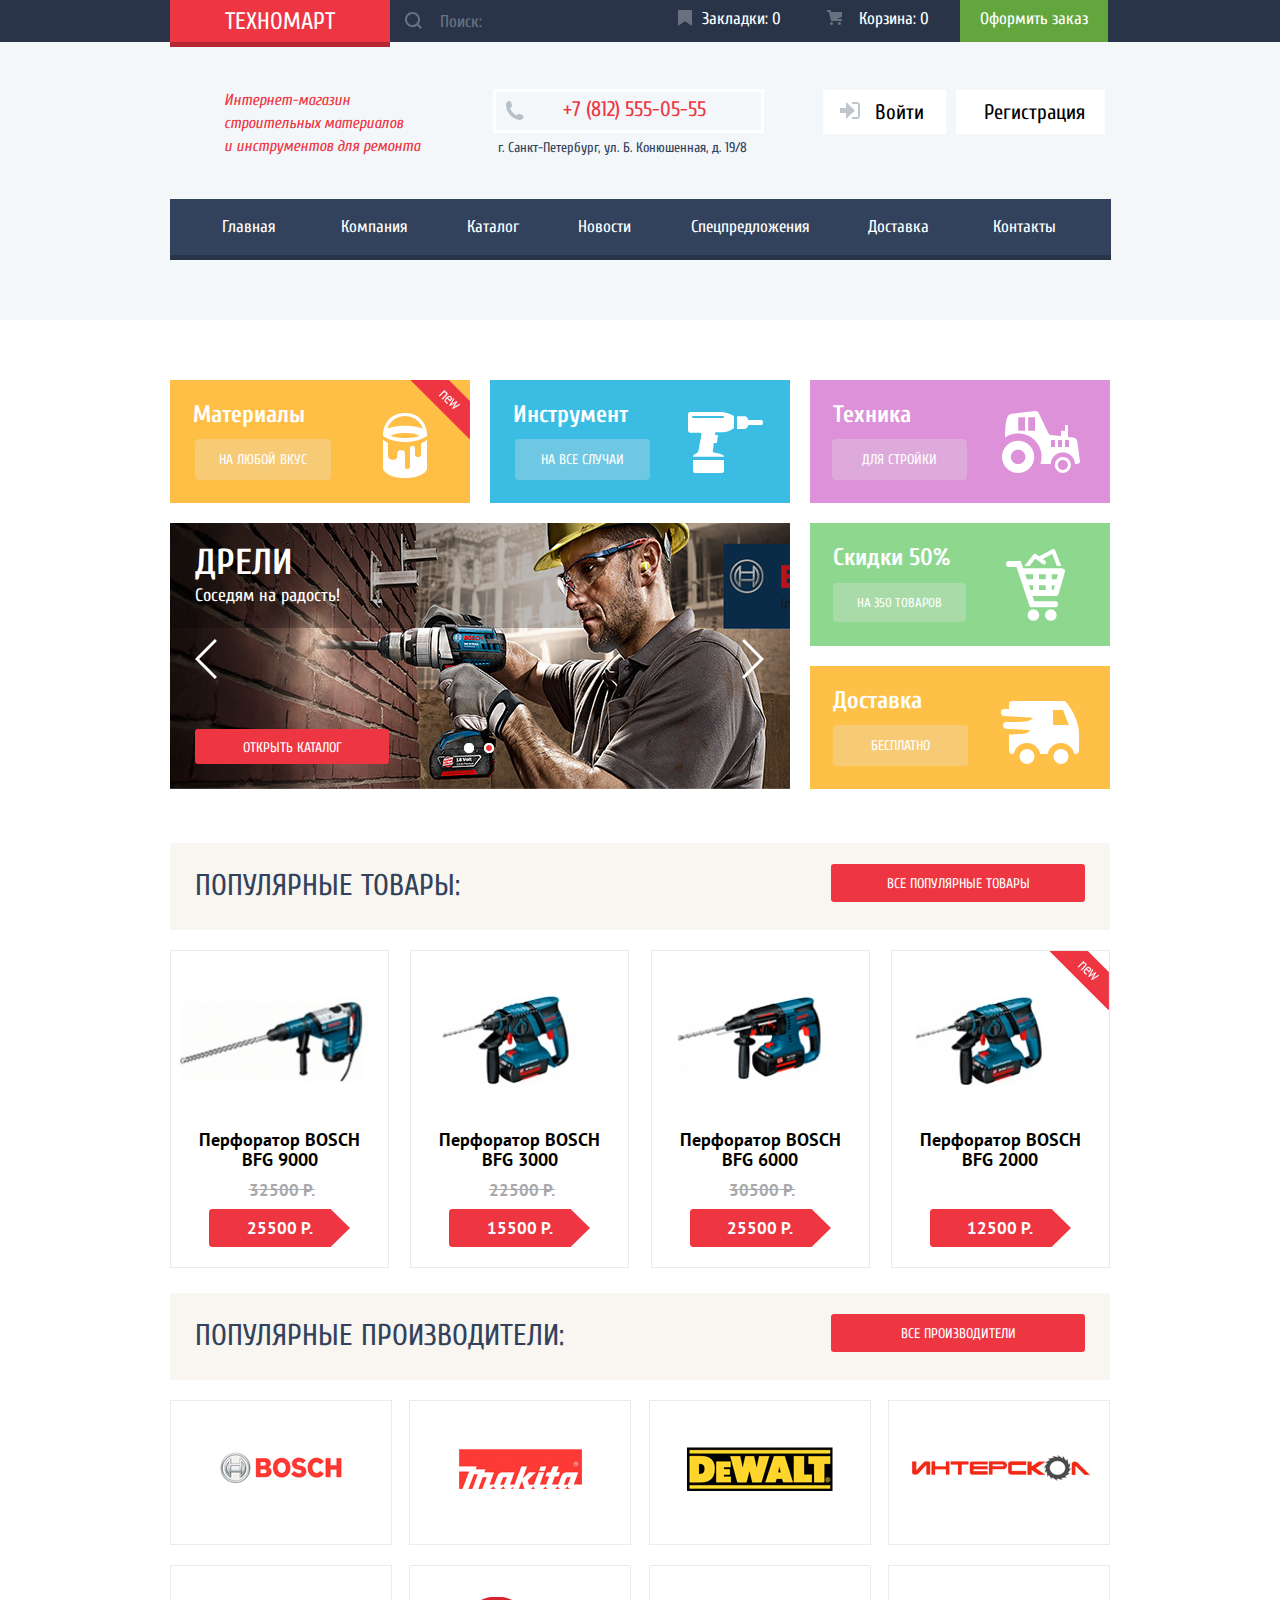
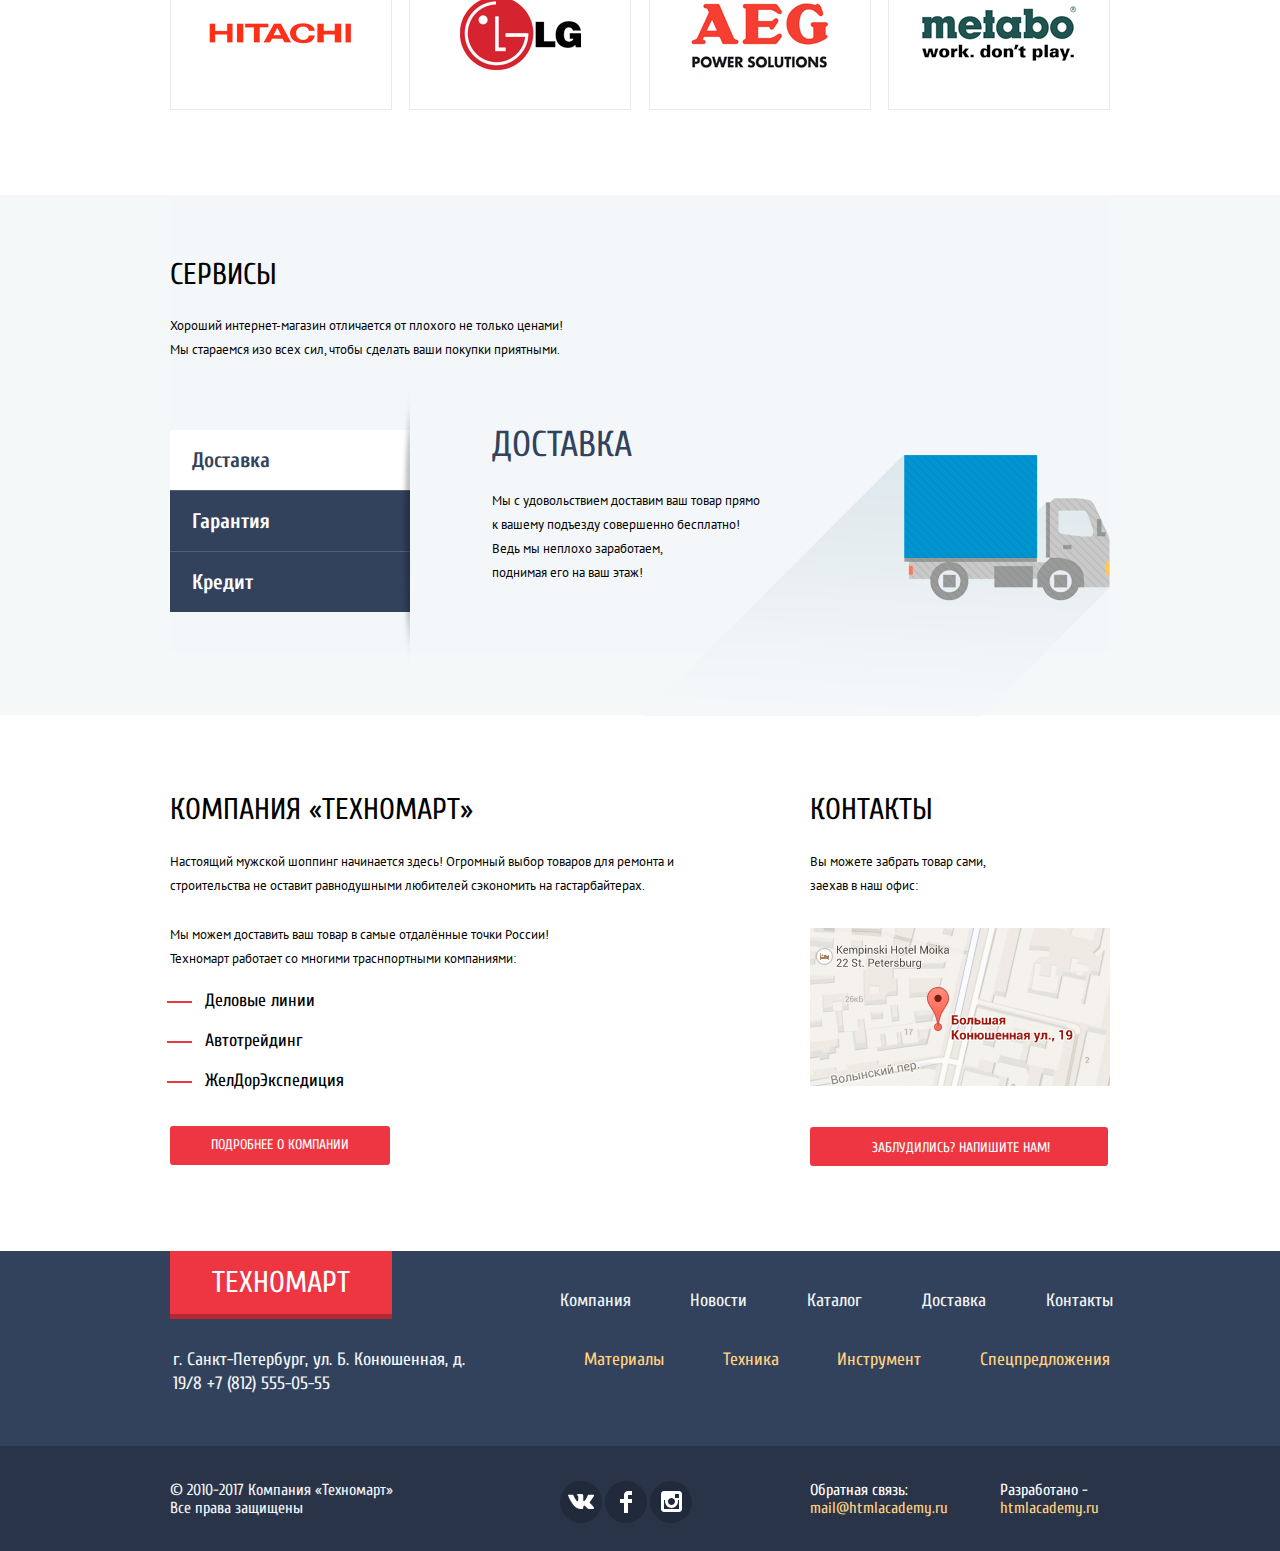
<file: index.html>
<!DOCTYPE html>
<html lang="ru">
    <head>
        <meta charset="utf-8">
        <title>Техномарт</title>
        <link href="https://fonts.googleapis.com/css?family=Cuprum:400,400i,700&amp;subset=cyrillic" rel="stylesheet">
        <link href="https://fonts.googleapis.com/css?family=PT+Sans:400,700&amp;subset=cyrillic" rel="stylesheet">
        <link href="css/normalize.css" rel="stylesheet">
        <link href="css/style.min.css" rel="stylesheet">
    </head> 
    <body>
        <div class="header-wrapper">
            <header class="main-header">
                <div class="wrapper-user">
                    <section class="header-user container">
                        <a href="#" class="main-logo ">
                            Техномарт
                        </a>
                        <form class="main-search control" method="post" action="https://echo.htmlacademy.ru">
                            <label for="main-search" class="visually-hidden">Поиск</label>
                            <input type="text" id="main-search" name="main-search" class="input-search" placeholder="Поиск:">
                        </form>
                        <a href="#" class="main-header-marker control" title="Закладки:">
                            Закладки: 0
                        </a>
                        <a href="#" class="main-header-sale control" title="Корзина:"> 
                            Корзина: 0
                        </a>
                        <a class="header-order-button control" href="#" title="Оформить заказ">
                            <span class="order">Оформить заказ</span>
                        </a>
                    </section>
                </div>
                <div class="wrapper-contacts">
                    <section class="header-contacts">
                        <p class="header-info">Интернет-магазин строительных материалов и&#160;инструментов для ремонта</p>
                        <div class="adress-wrap">
                            <p class="tel">+7 (812) 555-05-55</p>
                            <p class="header-adress">г. Санкт-Петербург, ул. Б. Конюшенная, д. 19/8</p>
                        </div>
                        <div class="wrapper-user-nav">
                            <ul class="user-navigation">
                                <li class="login-link"><a href="#" title="Войти" class="header-login">Войти</a></li>
                                <li class="registration-link"><a href="#" title="Регистрация" class="header-registration">Регистрация</a></li>
                            </ul>
                        </div>
                    </section>
                </div>
                <nav class="main-navigation">
                    <ul class="site-navigation">
                        <li class="site-nav-item"><a>Главная</a></li>
                        <li class="site-nav-item"><a href="#" title="Наша компания">Компания</a></li>
                        <li class="site-nav-item"><a href="#" title="Каталог товаров">Каталог</a></li>
                        <li class="site-nav-item"><a href="#" title="Новости">Новости</a></li>
                        <li class="site-nav-item"><a href="#" title="Наши спецпредложения">Спецпредложения</a></li>
                        <li class="site-nav-item"><a href="#" title="Доставка">Доставка</a></li>
                        <li class="site-nav-item"><a href="#" title="Наши контакты">Контакты</a></li>
                    </ul>
                </nav>
            </header>
        </div>
        <main>
           <h1 class="visually-hidden">Техномарт</h1>
           <section class="features-top container">
                <h2 class="visually-hidden">Преимущества</h2>
                <ul class="features-list">
                    <li class="features-item label-new materials">
                        <h3>Материалы</h3>
                        <a href="catalog-materials.html" title="Материалы" class="button features-button features-button-materials">На любой вкус</a>
                    </li>
                    <li class="features-item instruments">
                        <h3>Инструмент</h3>
                        <a href="catalog-instruments.html" title="Инструмент" class="button features-button features-button-instruments">На все случаи</a>
                    </li>
                    <li class="features-item mechanizm">
                        <h3>Техника</h3>
                        <a href="catalog-mechanizm.html" title="Техника" class="button features-button features-button-mechanizm">Для стройки</a>
                    </li>
                </ul>
            </section>
            <div class="features-bottom container">
                <figure class="catalog-gallery">
                    <div class="catalog-slide-1">
                        <span class="name-1">Перфораторы</span>
                        <span class="info-1">Настоящие мужские игрушки!</span>
                        <img src="img/catalog-perf.jpg" alt="Перфораторы" width="620" height="266" class="slide-1">
                        <a href="catalog.html" title="Каталог" class="button catalog-gallery-button">Открыть каталог</a>
                    </div>
                    <button type="button" class="gallery-control-forward" aria-label="Вперёд"></button>
                    <button type="button" class="gallery-control-backward" aria-label="Назад"></button>
                    <button type="button" class="gallery-slide-button-1 " aria-label="Перфораторы"></button>
                    <button type="button" class="gallery-slide-button-2 gallery-slide-select-2" aria-label="Дрели"></button>
                    <div class="catalog-slide-2 show">
                        <span class="name-2">Дрели</span>
                        <span class="info-2">Соседям на радость!</span>
                        <img src="img/catalog-drill.jpg" alt="Дрели" width="620" height="266" class="slide-2">
                        <a href="catalog.html" title="Каталог" class="button catalog-gallery-button">Открыть каталог</a>
                    </div>
                </figure>
                <div class="features-flex-wrap">
                    <div class="features-item features-credit sales">
                        <h3>Скидки 50%</h3>
                        <a href="#" title="Скидки" class="bitton features-button features-button-sales">На 350 товаров</a>
                    </div>
                    <div class="features-item features-delivery delivery">
                        <h3>Доставка</h3>
                        <a href="#" title="Доставка" class="button features-button features-button-delivery">Бесплатно</a>
                    </div>
                </div>
            </div>
            <section class="products container">
                <header class="popular-header">
                    <h2>Популярные товары:</h2>
                    <a href="catalog.html" title="Каталог" class="button popular-button">Все популярные товары</a>
                </header>
                <div class="catalog-shadow">
                    <ul class="products-catalog">
                        <li class="products-item">
                            <div class="hidden-active">
                                <button type="button" class="button hidden-button-buy">Купить</button>
                                <button type="button" class="button hidden-button-marker">В закладки</button>
                            </div>
                            <img src="img/product-1.jpg" alt="BOSCH BFG 9000" class="price-item" width="205" height="90">
                            <span class="product-name">Перфоратор BOSCH BFG 9000</span>
                            <span class="price-del"><del>32500 Р.</del></span>
                            <span class="price">25500 Р.</span>
                        </li>
                        <li class="products-item">
                            <div class="hidden-active">
                                <button type="button" class="button hidden-button-buy">Купить</button>
                                <button type="button" class="button hidden-button-marker">В закладки</button>
                            </div>
                            <img src="img/product-2.jpg" alt="BOSCH BFG 3000" class="price-item" width="205" height="90">
                            <span class="product-name">Перфоратор BOSCH BFG 3000</span>
                            <span class="price-del"><del>22500 Р.</del></span>
                            <span class="price">15500 Р.</span>
                        </li>
                        <li class="products-item">
                            <div class="hidden-active">
                                <button type="button" class="button hidden-button-buy">Купить</button>
                                <button type="button" class="button hidden-button-marker">В закладки</button>
                            </div>
                            <img src="img/product-3.jpg" alt="BOSCH BFG 6000" class="price-item" width="205" height="90">
                            <span class="product-name">Перфоратор BOSCH BFG 6000</span>
                            <span class="price-del"><del>30500 Р.</del></span>
                            <span class="price">25500 Р.</span>
                        </li>
                        <li class="products-item new-label">
                            <div class="hidden-active">
                                <button type="button" class="button hidden-button-buy">Купить</button>
                                <button type="button" class="button hidden-button-marker">В закладки</button>
                            </div>
                            <img src="img/product-4.jpg" alt="BOSCH BFG 2000" class="price-item" width="205" height="90">
                            <span class="product-name">Перфоратор BOSCH BFG 2000</span>
                            <span class="price">12500 Р.</span>
                        </li>
                    </ul>
                </div>
            </section>
            <section class="manufacturers container">
                <h2 class="visually-hidden">Производители</h2>
                <header class="popular-header">
                    <h2>Популярные производители:</h2>
                    <a href="manufacturers.html" title="Все производители" class="button popular-button">Все производители</a>
                </header>
                <ul class="manufacturers-catalog">
                    <li class="manufacturers-item">
                        <a href="manufacturers.html" title="BOSCH"><img src="img/man-1.jpg" alt="BOSCH" width="126" height="37"></a>
                    </li>
                    <li class="manufacturers-item">
                        <a href="manufacturers.html" title="Makita"><img src="img/man-2.jpg" alt="Makita" width="123" height="40"></a>
                    </li>
                    <li class="manufacturers-item">
                        <a href="manufacturers.html" title="DeWalt"><img src="img/man-3.jpg" alt="DeWalt" width="146" height="44"></a>
                    </li>
                    <li class="manufacturers-item">
                        <a href="manufacturers.html" title="Интерскол"><img src="img/man-4.jpg" alt="Интерскол" width="184" height="32"></a>
                    </li>
                    <li class="manufacturers-item">
                        <a href="manufacturers.html" title="Hitachi"><img src="img/man-5.jpg" alt="Hitachi" width="169" height="31"></a>
                    </li>
                    <li class="manufacturers-item">
                        <a href="manufacturers.html" title="LG"><img src="img/man-6.jpg" alt="LG" width="121" height="73"></a>
                    </li>
                    <li class="manufacturers-item">
                        <a href="manufacturers.html" title="AEG"><img src="img/man-7.jpg" alt="AEG" width="151" height="96"></a>
                    </li>
                    <li class="manufacturers-item">
                        <a href="manufacturers.html" title="metabo"><img src="img/man-8.jpg" alt="metabo" width="204" height="69"></a>
                    </li>
                </ul>
            </section>
            <div class="services-wrapper">
                <section class="services container">
                    <h2 class="visually-hidden">Наши сервисы</h2>
                    <div class="services-top">
                        <h3>Сервисы</h3>
                        <p>Хороший интернет-магазин отличается от плохого не только ценами!<br> Мы стараемся изо всех сил, чтобы сделать ваши покупки приятными.</p>
                    </div>
                    <div class="services-wrap">
                    <div class="services-left">
                        <ul class="services-list">
                            <li class="services-item delivery-item services-item-active"><a href="#" title="Доставка">Доставка</a></li>
                            <li class="services-item guarantee-item border"><a href="#" title="Гарантия">Гарантия</a></li>
                            <li class="services-item credit-left border"><a href="#" title="Кредит">Кредит</a></li>
                        </ul>
                        <img src="img/shadow-services.png" width="10" height="272" class="shadow" alt="">
                    </div>
                    <div class="services-right-delivery show">
                        <h3 class="right-caption">Доставка</h3>
                        <p class="services-right-description">Мы с удовольствием доставим ваш товар прямо<br> к вашему подъезду совершенно бесплатно!<br> Ведь мы неплохо заработаем,<br> поднимая его на ваш этаж!</p>
                    </div>
                    <div class="services-right-guarantee">
                        <h3 class="right-caption">Гарантия</h3>
                        <p class="services-right-description">Если купленный у нас товар поломается или заискрит,<br> а также в случае пожара, спровоцированного его возгоранием,<br> вы всегда можете быть уверены в нашей гарантии. Мы обменяем<br> сгоревший товар на новый. <br> 
                        Дом уж восстановите как-нибудь сами.</p>
                    </div>
                    <div class="services-right-credit">
                        <h3 class="right-caption">Кредит</h3>
                        <p class="services-right-description">Залезть в долговую яму стало проще!<br>
                        Кредитные консультанты придут вам на помощь.</p>
                        <button type="button" class="button services-credit-button">Отправить заявку</button>
                    </div>
                    </div>
                </section>
            </div>
            <div class="info-wrap container">
                <section class="about">
                    <h2>Компания «Техномарт»</h2>
                    <p>Настоящий мужской шоппинг начинается здесь! Огромный выбор товаров для ремонта и строительства не оставит равнодушными любителей сэкономить на гастарбайтерах. </p>
                    <p>Мы можем доставить ваш товар в самые отдалённые точки России! Техномарт работает со многими траснпортными компаниями:</p>
                    <ul class="about-delivery">
                        <li class="about-delivery-item">Деловые линии</li>
                        <li class="about-delivery-item">Автотрейдинг</li>
                        <li class="about-delivery-item">ЖелДорЭкспедиция</li>
                    </ul>
                    <a href="about.html" title="О компании" class="button about-button">Подробнее о компании</a>
                </section>
                <section class="contacts">
                    <h2>Контакты</h2>
                    <p>Вы можете забрать товар сами, заехав в наш офис:</p>
                    <a href="modal-map.html" title="Карта">
                        <img src="img/map.png" alt="Как добраться? г.Санкт-Петербург, ул. Б.Конюшенная, д. 19/8" width="300" height="158" class="mini-map">
                    </a>
                    <a href="modal-map.html" title="Контакты" class="button contacts-button">Заблудились? Напишите нам!</a>
                </section>
            </div>
        </main>
        <footer class="main-footer">
            <div class="conditions-wrap">
                <section class="footer-conditions container">
                    <h2 class="visually-hidden">Навигация по сайту</h2>
                    <div>
                        <div class="footer-logo-wrap">
                            <a class="main-footer-logo">
                                Техномарт
                            </a>
                        </div>
                        <p class="footer-contacts">г. Санкт-Петербург, ул. Б. Конюшенная, д. 19/8 +7 (812) 555-05-55</p>
                    </div>
                    <div>
                        <ul class="footer-navigation">
                            <li><a href="#" title="Наша компания">Компания</a></li>
                            <li><a href="#" title="Новости">Новости</a></li>
                            <li><a href="#" title="Каталог товаров">Каталог</a></li>
                            <li><a href="#" title="Доставка">Доставка</a></li>
                            <li><a href="#" title="Наши контакты">Контакты</a></li>
                        </ul>
                        <ul class="footer-features">
                            <li><a href="catalog.html" title="Материалы">Материалы</a></li>
                            <li><a href="catalog.html" title="Техника">Техника</a></li>
                            <li><a href="catalog.html" title="Инструменты">Инструмент</a></li>
                            <li><a href="catalog.html" title="Наши спецпредложения">Спецпредложения</a></li>
                        </ul>
                    </div>
                </section>
            </div>
            <div class="social-wrap">
                <section class="footer-social container">
                    <h2 class="visually-hidden">Социальные сети</h2>
                    <p class="copyright">© 2010-2017 Компания «Техномарт» Все права защищены</p>
                    <ul>
                        <li class="social-button vk"><a href="#" title="Вконтакте" aria-label="Вконтакте"></a></li>
                        <li class="social-button fb"><a href="#" title="Facebook" aria-label="Facebook"></a></li>
                        <li class="social-button inst"><a href="#" title="Instagram" aria-label="Instagram"></a></li>
                    </ul>
                    <div class="connection-wrap">
                        <p class="connection">
                            Обратная связь:
                            <a href="mail@htmlacademy.ru" title="Написать нам">mail@htmlacademy.ru</a>
                        </p>
                        <p class="connection">
                            Разработано - 
                            <a href="https://htmlacademy.ru/intensive/htmlcss" title="htmlacademy.ru">htmlacademy.ru</a>
                        </p>
                    </div>
                </section>
            </div>
        </footer>   
        <section class="modal modal-map">
            <h2 class="visually-hidden">Как до нас добраться</h2>
            <a href="https://yandex.ru/map-widget/v1/-/CBe~zESm2D" title="ЯндексКарты">
                <img src="img/big-map.jpg" alt="Как до нас добраться? г.Санкт-Петербург, ул. Б.Конюшенная, д. 19/8" width="941" height="449" >
            </a>
            <button type="button" class="modal-map-close" aria-label="Закрыть"></button>    
        </section>  
        <section class="modal modal-contacts">
            <h2 class="visually-hidden">Написать нам</h2>
            <form class="modal-form contacts" method="post" action="https://echo.htmlacademy.ru">
                <div class="contacts-wrap">
                    <p>
                        <label for="contacts-name">Ваше имя:</label>
                        <input type="text" name="user-name" id="contacts-name"  placeholder="Представьтесь, пожалуйста">
                    </p>
                    <p>
                        <label for="contacts-email">Ваш e-mail:</label>
                        <input type="email" name="user-email" id="contacts-email" placeholder="Для отправки ответа">
                    </p>
                </div>
                <p>
                    <label for="contacts-letter">Текст письма:</label>
                    <textarea name="user-letter" id="contacts-letter" placeholder="В свободной форме" cols="60" rows="5"></textarea>
                </p>
                <button type="submit" class="button modal-button-sybmit">Отправить</button>
            </form>
            <button type="button" class="button modal-contacts-close" aria-label="Закрыть"></button>
        </section>
        <section class="modal modal-buy container">
            <h2 class="visually-hidden">Корзина</h2>
            <form class="modal-form ">
                <h3>Товар добавлен в корзину!</h3>
                <button type="button" class="button modal-button-buy">Оформить заказ</button>
                <button type="button" class="button modal-button-continue">Продолжить покупки</button> 
            </form>
            <button type="button" class="button modal-button-close" aria-label="Закрыть"></button>
        </section>
        <div class="modal-overlay"></div>
        <script src="js/script.min.js"></script>
    </body>
</html>
</file>
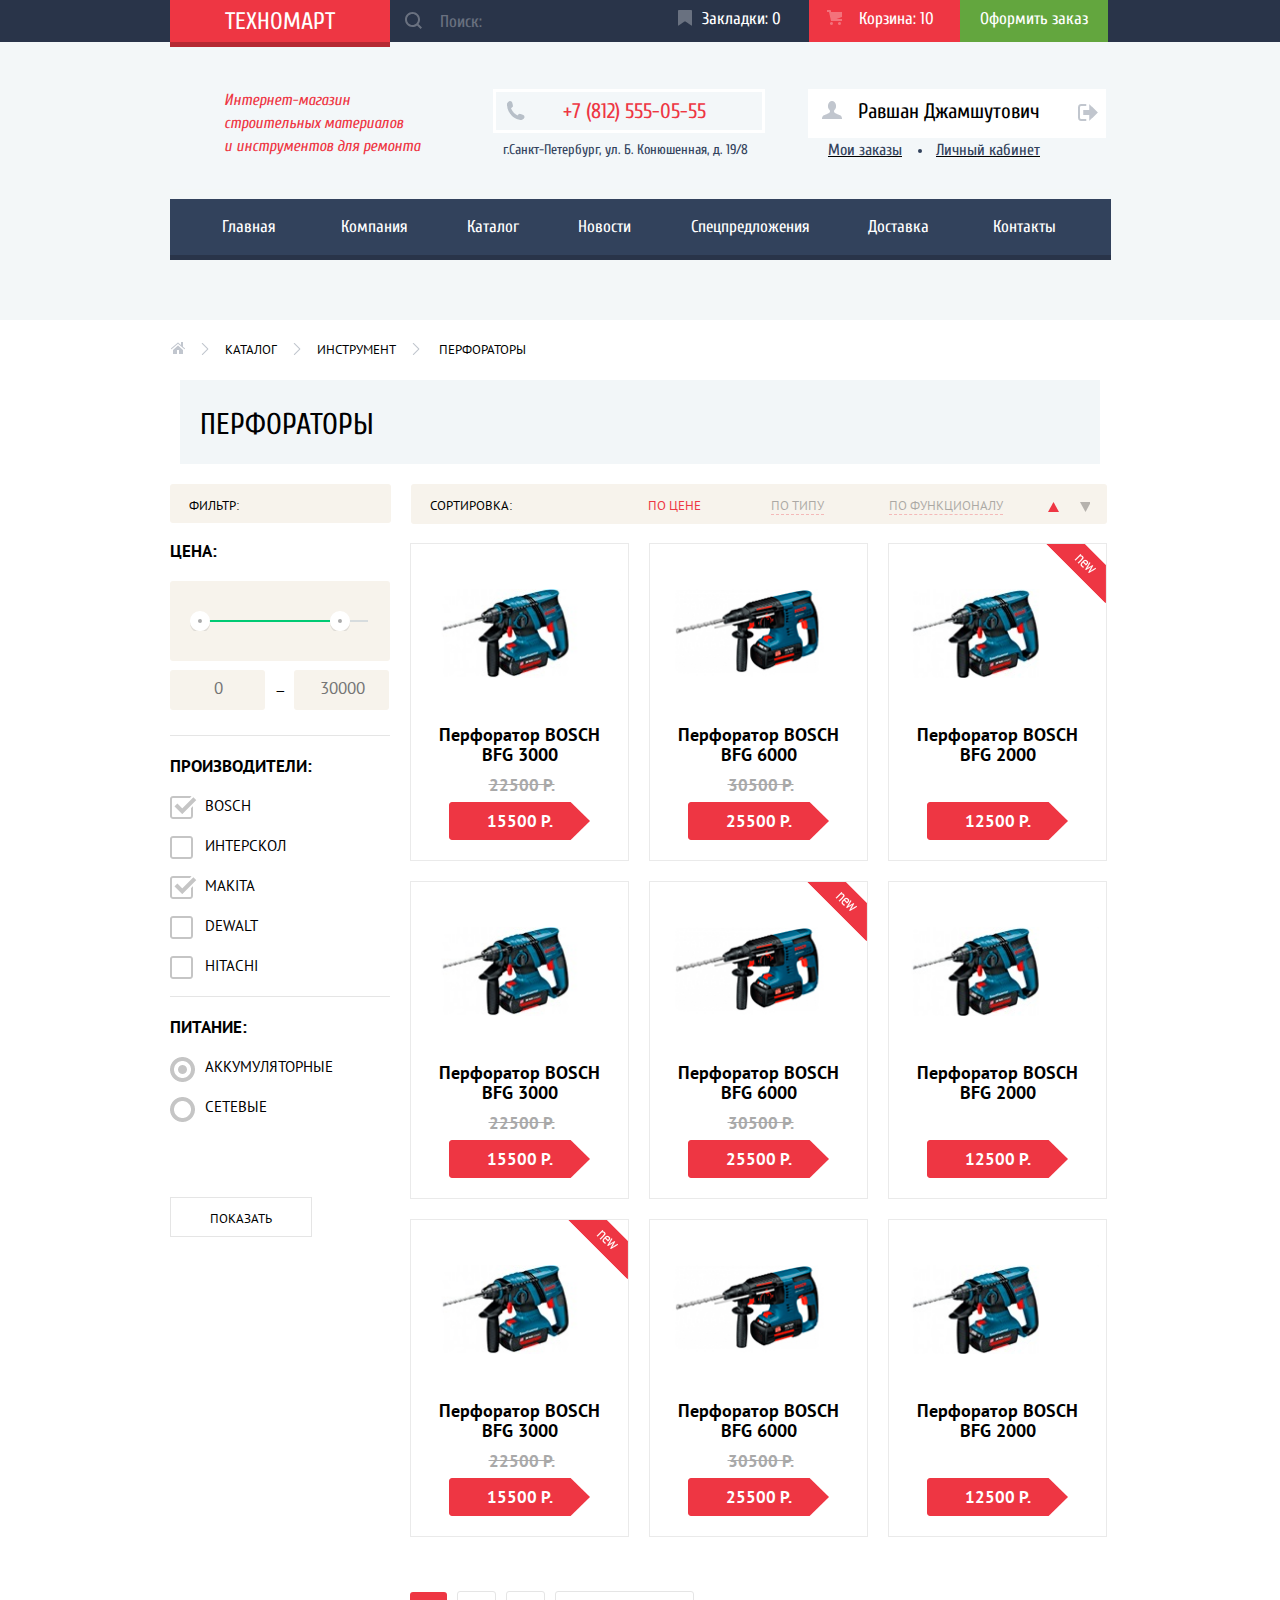
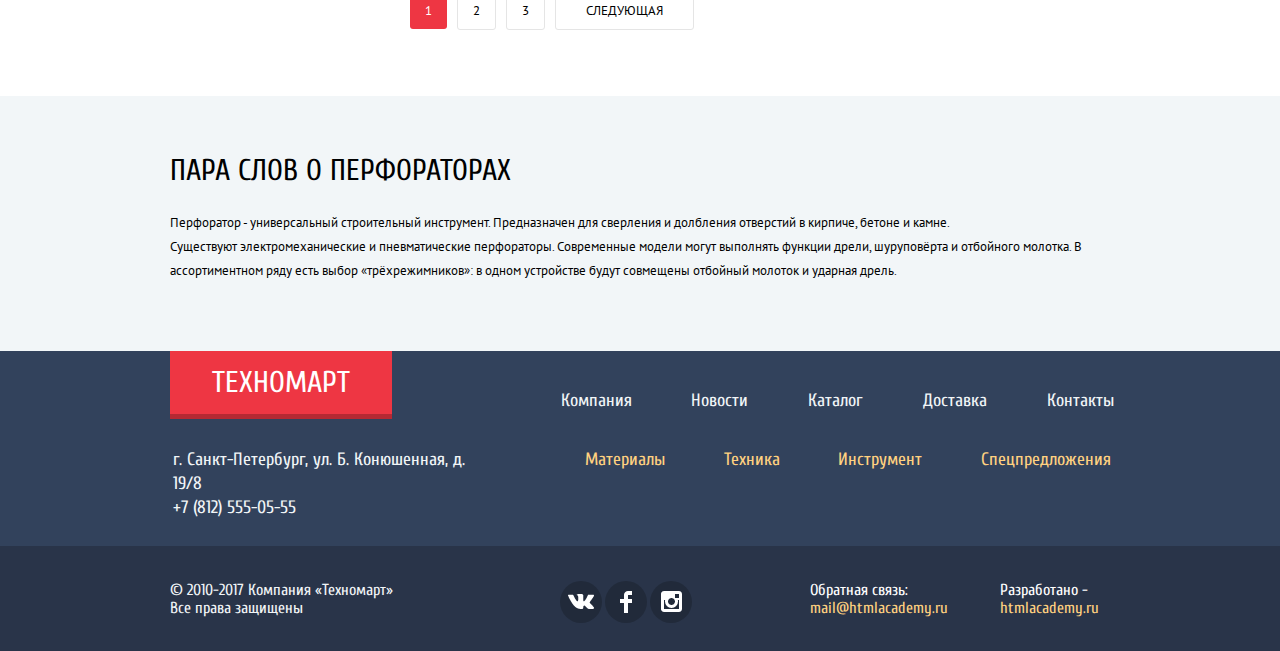
<file: catalog.html>
<!DOCTYPE html>
<html lang="ru">
    <head>
        <meta charset="utf-8">
        <title>Каталог товаров</title>
        <link href="https://fonts.googleapis.com/css?family=Cuprum:400,400i,700&amp;subset=cyrillic" rel="stylesheet">
        <link href="https://fonts.googleapis.com/css?family=PT+Sans:400,700&amp;subset=cyrillic" rel="stylesheet">
        <link href="css/normalize.css" rel="stylesheet">
        <link href="css/style.min.css" rel="stylesheet">
    </head>
    <body class="catalog-page">
        <div class="header-wrapper">
            <header class="main-header ">
                <div class="wrapper-user">
                    <section class="header-user container">
                        <a href="index.html" class="main-logo ">
                            Техномарт
                        </a>
                        <form class="main-search control" method="post" action="https://echo.htmlacademy.ru">
                            <label for="main-search" class="visually-hidden">Поиск</label>
                            <input type="text" id="main-search" name="main-search" class="input-search" placeholder="Поиск:">
                        </form>
                        <a href="#" class="main-header-marker control" title="Закладки:">
                            Закладки: 0
                        </a>
                        <a href="#" class="main-header-sale control full" title="Корзина:"> 
                            Корзина: 10
                        </a>
                        <a class="header-order-button control" href="#" title="Оформить заказ">
                            <span class="order">Оформить заказ</span>
                        </a>
                    </section>
                </div>
                <div class="wrapper-contacts">
                    <section class="header-contacts">
                        <p class="header-info">Интернет-магазин строительных материалов и&#160;инструментов для ремонта</p>
                        <div class="adress-wrap-inner">
                            <p class="inner-tel">+7 (812) 555-05-55</p>
                            <p class="inner-header-adress">г.Санкт-Петербург, ул. Б. Конюшенная, д. 19/8</p>
                        </div>
                        <div class="wrapper-user-nav">
                            <ul class="user-navigation-active">
                                <li class="login-link-active">
                                    <a href="#" title="Имя пользователя" class="header-login-active">Равшан Джамшутович</a>
                                    <a href="#" title="Выход" class="header-login-exit"></a>
                                </li>
                                <li class="my-orders"><a href="#" title="Мои заказы" class="header-orders">Мои заказы</a></li>
                                <li class="personal"><a href="#" title="Личный кабинет" class="header-personal">Личный кабинет</a></li>
                            </ul>
                        </div>
                    </section>
                </div>
                <nav class="main-navigation">
                    <ul class="site-navigation">
                        <li class="site-nav-item"><a>Главная</a></li>
                        <li class="site-nav-item"><a href="#" title="Наша компания">Компания</a></li>
                        <li class="site-nav-item"><a href="#" title="Каталог товаров">Каталог</a></li>
                        <li class="site-nav-item"><a href="#" title="Новости">Новости</a></li>
                        <li class="site-nav-item"><a href="#" title="Наши спецпредложения">Спецпредложения</a></li>
                        <li class="site-nav-item"><a href="#" title="Доставка">Доставка</a></li>
                        <li class="site-nav-item"><a href="#" title="Наши контакты">Контакты</a></li>
                    </ul>
                </nav>
            </header>
        </div>
        <main>
            <ul class="breadcrumbs container">
                <li class="bread-item bread-home " aria-label="На главную"><a href="index.html" title="Главная"><img src="img/icon-home.svg" width="15" height="12" alt="На главную"></a></li>
                <li class="bread-item"><a href="#" title="Каталог">Каталог</a></li>
                <li class="bread-item"><a href="#" title="Инструмент">Инструмент</a></li>
                <li class="bread-item"><a href="#" title="Перфораторы">Перфораторы</a></li>
            </ul>
            <div class="catalog-item-name container">
                <h1>Перфораторы</h1>
            </div>
            <div class="filter-wrap container">
                <p class="filter-block">Фильтр:</p>
                <div class="sort-section ">
                    <p>Сортировка:</p>
                    <ul class="sort">
                        <li class="sort-item">
                            <a href="#" class="button sort-button-active">По цене</a>
                        </li>
                        <li class="sort-item">
                            <a href="#" class="button sort-button">По типу</a>
                        </li>
                        <li class="sort-item">
                            <a href="#" class="button sort-button">По функционалу</a>
                        </li>
                        <li class="sort-item">
                            <a href="#" class="button sort-button sort-up-button" aria-label="По убыванию"></a>
                        </li>
                        <li class="sort-item">
                            <a href="#" class="button sort-button sort-down-button" aria-label="По возрастанию"></a>
                        </li>
                    </ul>
                </div>
                <div class="filter">
                    <form class="filter-form" method="post" action="https://echo.htmlacademy.ru">
                            <label class="price-range-label">Цена:</label>
                            <div class="range-style">
                                <div class="scale">
                                    <div class="bar"></div>
                                </div>
                                <div class="range-toggle range-toggle-min"></div>
                                <div class="range-toggle range-toggle-max"></div>
                            </div>
                            <input type="text" name="first-range" class="first-range" placeholder="0">
                            <span>&#8212;</span>
                            <input type="text" name="second-range" class="second-range" placeholder="30000">              
                        <div class="fieldset-style">
                            <fieldset>
                                <legend>Производители:</legend>
                                <ul>
                                    <li class="filter-option">
                                        <input class="visually-hidden filter-checkbox " type="checkbox" name="BOSCH" id="filter-bosch" checked>
                                        <label for="filter-bosch" class="label-checkbox">BOSCH</label>
                                    </li>
                                    <li class="filter-option">
                                        <input class="visually-hidden filter-checkbox" type="checkbox" name="ИНТЕРСКОЛ" id="filter-interscol">
                                        <label for="filter-interscol" class="label-checkbox">Интерскол</label>
                                    </li>
                                    <li class="filter-option">
                                        <input class="visually-hidden filter-checkbox" type="checkbox" name="MAKITA" id="filter-makita" checked>
                                        <label for="filter-makita" class="label-checkbox">Makita</label>
                                    </li>
                                    <li class="filter-option">
                                        <input class="visually-hidden filter-checkbox" type="checkbox" name="DEWALT" id="filter-dewalt">
                                        <label for="filter-dewalt" class="label-checkbox">Dewalt</label>
                                    </li>
                                    <li class="filter-option">
                                        <input class="visually-hidden filter-checkbox" type="checkbox" name="HITACHI" id="filter-hitachi">
                                        <label for="filter-hitachi" class="label-checkbox">Hitachi</label>
                                    </li>
                                </ul>
                            </fieldset>
                        </div>
                        <div class="fieldset-style">
                            <fieldset>
                                <legend>Питание:</legend>
                                <ul>
                                    <li class="filter-option">
                                        <input class="visually-hidden filter-radio" type="radio" name="radio-value" id="filter-battery" checked>
                                        <label for="filter-battery" class="label-radio">Аккумуляторные</label>
                                    </li>
                                    <li class="filter-option">
                                        <input class="visually-hidden filter-radio" type="radio" name="radio-value" id="filter-voltage">
                                        <label for="filter-voltage" class="label-radio">Сетевые</label>
                                    </li>
                                </ul>
                            </fieldset>
                        </div>
                        <button type="submit" class="button filter-button" id="show-button">Показать</button>
                    </form>
            </div>
            <section class="products catalog-list container">
                <h2 class="visually-hidden">Наши продукты</h2>
                <div class="catalog-shadow shadow-inner">
                    <ul class="products-catalog">
                        <li class="products-item">
                            <div class="hidden-active">
                                <button type="button" class="button hidden-button-buy">Купить</button>
                                <button type="button" class="button hidden-button-marker">В закладки</button>
                            </div>
                            <img src="img/product-2.jpg" alt="BOSCH BFG 3000" class="price-item" width="205" height="90">
                            <span class="product-name">Перфоратор BOSCH BFG 3000</span>
                            <span class="price-del"><del>22500 Р.</del></span>
                            <span class="price">15500 Р.</span>
                        </li>          
                        <li class="products-item">
                            <div class="hidden-active">
                                <button type="button" class="button hidden-button-buy">Купить</button>
                                <button type="button" class="button hidden-button-marker">В закладки</button>
                            </div>
                            <img src="img/product-3.jpg" alt="BOSCH BFG 6000" class="price-item" width="205" height="90">
                            <span class="product-name"> Перфоратор BOSCH BFG 6000</span>
                            <span class="price-del"><del>30500 Р.</del></span>
                            <span class="price">25500 Р.</span>
                        </li>
                        <li class="products-item new-label-inner">
                            <div class="hidden-active">
                                <button type="button" class="button hidden-button-buy">Купить</button>
                                <button type="button" class="button hidden-button-marker">В закладки</button>
                            </div>
                            <img src="img/product-4.jpg" alt="BOSCH BFG 2000" class="price-item" width="205" height="90">
                            <span class="product-name">Перфоратор BOSCH BFG 2000</span>
                            <span class="price">12500 Р.</span>
                        </li>   
                        <li class="products-item">
                            <div class="hidden-active">
                                <button type="button" class="button hidden-button-buy">Купить</button>
                                <button type="button" class="button hidden-button-marker">В закладки</button>
                            </div>
                            <img src="img/product-2.jpg" alt="BOSCH BFG 3000" class="price-item" width="205" height="90">
                            <span class="product-name">Перфоратор BOSCH BFG 3000</span>
                            <span class="price-del"><del>22500 Р.</del></span>
                            <span class="price">15500 Р.</span>
                        </li>
                        <li class="products-item new-label-inner">
                            <div class="hidden-active">
                                <button type="button" class="button hidden-button-buy">Купить</button>
                                <button type="button" class="button hidden-button-marker">В закладки</button>
                            </div>
                            <img src="img/product-3.jpg" alt="BOSCH BFG 6000" class="price-item" width="205" height="90">
                            <span class="product-name">Перфоратор BOSCH BFG 6000</span>
                            <span class="price-del"><del>30500 Р.</del></span>
                            <span class="price">25500 Р.</span>
                        </li>
                        <li class="products-item">
                            <div class="hidden-active">
                                <button type="button" class="button hidden-button-buy">Купить</button>
                                <button type="button" class="button hidden-button-marker">В закладки</button>
                            </div>
                            <img src="img/product-4.jpg" alt="BOSCH BFG 2000" class="price-item" width="205" height="90">
                            <span class="product-name">Перфоратор BOSCH BFG 2000</span>
                            <span class="price">12500 Р.</span>
                        </li>
                        <li class="products-item new-label-inner">
                            <div class="hidden-active">
                                <button type="button" class="button hidden-button-buy">Купить</button>
                                <button type="button" class="button hidden-button-marker">В закладки</button>
                            </div>
                            <img src="img/product-2.jpg" alt="BOSCH BFG 3000" class="price-item" width="205" height="90">
                            <span class="product-name">Перфоратор BOSCH BFG 3000</span>
                            <span class="price-del"><del>22500 Р.</del></span>
                            <span class="price">15500 Р.</span>
                        </li>
                        <li class="products-item">
                            <div class="hidden-active">
                                <button type="button" class="button hidden-button-buy">Купить</button>
                                <button type="button" class="button hidden-button-marker">В закладки</button>
                            </div>
                            <img src="img/product-3.jpg" alt="BOSCH BFG 6000" class="price-item" width="205" height="90">
                            <span class="product-name">Перфоратор BOSCH BFG 6000</span>
                            <span class="price-del"><del>30500 Р.</del></span>
                            <span class="price">25500 Р.</span>
                        </li>
                        <li class="products-item">
                            <div class="hidden-active">
                                <button type="button" class="button hidden-button-buy">Купить</button>
                                <button type="button" class="button hidden-button-marker">В закладки</button>
                            </div>
                            <img src="img/product-4.jpg" alt="BOSCH BFG 2000" class="price-item no-del" width="205" height="90">
                            <span class="product-name no-del">Перфоратор BOSCH BFG 2000</span>
                            <span class="price">12500 Р.</span>
                        </li>
                	</ul>
                	<ul class="paginator-list">
                    	<li class="paginator-item-current"><a>1</a></li>
                    	<li class="paginator-item"><a href="#">2</a></li>
                    	<li class="paginator-item"><a href="#">3</a></li>
                    	<li class="paginator-item"><a href="#">Следующая</a></li>
                	</ul>
                </div>
            </section>
            </div>
            <div class="catalog-about-wrap">
                <section class="catalog-about container">
                    <h2>Пара слов о перфораторах</h2>
                    <p>Перфоратор - универсальный строительный инструмент. Предназначен для сверления и долбления отверстий в кирпиче, бетоне и камне.<br> Существуют электромеханические и пневматические перфораторы. Современные модели могут выполнять функции дрели, шуруповёрта и отбойного молотка. В ассортиментном ряду есть выбор «трёхрежимников»: в одном устройстве будут совмещены отбойный молоток и ударная дрель.</p>
                </section>
            </div>
        </main> 
        <footer class="main-footer ">
            <div class="conditions-wrap">
                <section class="footer-conditions container">
                    <h2 class="visually-hidden">Навигация по сайту</h2>
                    <div>
                        <div class="footer-logo-wrap">
                            <a href="index.html" class="main-footer-logo">Техномарт</a>
                        </div>
                        <p class="footer-contacts">г. Санкт-Петербург, ул. Б. Конюшенная, д. 19/8<br> +7 (812) 555-05-55</p>
                    </div>
                    <div class="footer-nav">
                        <ul class="footer-navigation">
                            <li><a href="#" title="Наша компания">Компания</a></li>
                            <li><a href="#" title="Новости">Новости</a></li>
                            <li><a href="#" title="Каталог товаров">Каталог</a></li>
                            <li><a href="#" title="Доставка">Доставка</a></li>
                            <li><a href="#" title="Наши контакты">Контакты</a></li>
                        </ul>
                        <ul class="footer-features">
                            <li><a href="catalog.html" title="Материалы">Материалы</a></li>
                            <li><a href="catalog.html" title="Техника">Техника</a></li>
                            <li><a href="catalog.html" title="Инструменты">Инструмент</a></li>
                            <li><a href="catalog.html" title="Наши спецпредложения">Спецпредложения</a></li>
                        </ul>
                    </div>
                </section>
            </div>
            <div class="social-wrap">
                <section class="footer-social container">
                    <h2 class="visually-hidden">Социальные сети</h2>
                    <p class="copyright">© 2010-2017 Компания «Техномарт» Все права защищены</p>
                    <ul>
                        <li class="social-button vk"><a href="#" title="Вконтакте" aria-label="Вконтакте"></a></li>
                        <li class="social-button fb"><a href="#" title="Facebook" aria-label="Facebook"></a></li>
                        <li class="social-button inst"><a href="#" title="Instagram" aria-label="Instagram"></a></li>
                    </ul>
                    <div class="connection-wrap">
                    <p class="connection">
                        Обратная связь:
                        <a href="mail@htmlacademy.ru" title="Написать нам">mail@htmlacademy.ru</a>
                    </p>
                    <p class="connection">
                        Разработано - 
                        <a href="https://htmlacademy.ru/intensive/htmlcss" title="htmlacademy.ru">htmlacademy.ru</a>
                    </p>
                    </div>
                </section>
            </div>
        </footer>
        <section class="modal modal-buy container">
            <h2 class="visually-hidden">Корзина</h2>
            <form class="modal-form ">
                <h3>Товар добавлен в корзину!</h3>
                <button type="button" class="button modal-button-buy">Оформить заказ</button>
                <button type="button" class="button modal-button-continue">Продолжить покупки</button> 
            </form>
            <button type="button" class="button modal-button-close" aria-label="Закрыть"></button>
        </section>
        <div class="modal-overlay"></div>
        <script src="js/script.min.js"></script>
    </body>
</html>
</file>
<file: css/style.min.css>
.button,body{font-family:Cuprum,Arial,sans-serif}.catalog-gallery-button,.features-button,.header-user .main-logo,.name-1,.name-2,.popular-button,.popular-header{text-transform:uppercase}.popular-button,.price,.product-name,.site-nav-item{text-align:center}body{margin:0;padding:0;font-size:13px;line-height:24px;font-weight:400;color:#000;background-color:#fff}a{text-decoration:none}.footer-features a:hover,.footer-navigation a:hover,.my-orders,.personal{text-decoration:underline}img{max-width:100%;height:auto}.button{font-size:14px;line-height:18px}main h2,main h3{font-size:30px;line-height:30px}.main-header{display:flex;flex-direction:column;align-items:center}.visually-hidden:not(:focus):not(:active),input[type=checkbox].visually-hidden,input[type=radio].visually-hidden{position:absolute;margin:-1px;width:1px;height:1px;border:0;padding:0;white-space:nowrap;clip-path:inset(100%);clip:rect(0 0 0 0);overflow:hidden}.container{margin:0 auto;width:940px;box-sizing:border-box}.header-wrapper{width:100%;height:320px;background-color:#f3f7f8}.wrapper-user{width:100%;background-color:#293449}.wrapper-contacts{display:flex;justify-content:center;flex-wrap:wrap;width:100%;background-color:#f3f7f8}.wrapper-user-nav{height:100px}.services-wrapper{width:100%;height:520px;margin-bottom:80px;background-color:#f4f8f9}.social-wrap{width:100%;background-color:#293449}.conditions-wrap{width:100%;background-color:#32425c}.catalog-about-wrap{width:100%;background-color:#f2f6f8}.modal-overlay{position:fixed;z-index:1;top:0;left:0;display:none;width:100%;height:100%;background:rgba(0,0,0,.5)}.header-user{position:relative;z-index:1;display:flex;flex-wrap:wrap}.header-user,.header-user a{font-size:17px;line-height:18px;color:#fff;box-sizing:content-box}.header-user .main-logo{padding:10px 55px;height:22px;font-size:24px;line-height:24px;color:#fff;background-color:#ee3643;box-shadow:0 5px 0 0 #b52933}.main-logo:hover{background-color:#ca2c37;box-shadow:0 5px 0 0 #9a212a}.main-logo:active{background-color:#ba2732;box-shadow:0 5px 0 0 #8e1e26}.header-order-button{padding-top:10px}.header-user .full,.header-user .full:active,.header-user .full:hover{background-color:#ee3643}.header-order-button .order{padding:16px 20px 14px;width:150px;height:42px;font-size:17px;line-height:18px;background-color:#63a63e}.header-order-button:hover .order{background-color:#5fbb2d}.header-order-button:active .order{color:rgba(170,195,155,.51);background-color:#518534}.main-search{margin:0;padding:0;width:270px}.input-search{background:url(../img/icon-search.svg) 15px 12px no-repeat;background-size:17px 17px;opacity:.3}.input-search:hover{opacity:1}.input-search:active,.input-search:focus{background:url(../img/icon-search-active.svg) 10px 13px no-repeat;background-size:17px 17px;opacity:1}.input-search:active .main-search::before,.input-search:focus .main-search::before{content:"";position:absolute;z-index:3;top:13px;left:230px;display:inline-block;vertical-align:middle;padding-right:10px;width:17px;height:17px;background:url(../img/css_sprites.png) -235px -273px no-repeat}.control:hover{background-color:#212a3a}.control .input-search{position:relative;display:inline-block;vertical-align:middle;padding:0 0 0 50px;width:220px;height:42px;color:#fff;background-color:#293449;border:none}.input-search::-webkit-input-placeholder{color:#fff}.control .input-search:hover{color:#fff;background-color:#212a3a;border:none}.control .input-search:active,.control .input-search:focus{color:#000;background-color:#fff}.control:not(.main-search):active{color:rgba(162,165,169,.51);background-color:#161d29}.header-user .main-header-marker{position:relative;padding:10px 20px 10px 42px;width:87px}.main-header-marker::before{content:" ";position:absolute;top:10px;left:18px;display:block;padding-right:13px;width:14px;height:20px;background:url(../img/css_sprites.png) -272px -273px no-repeat;fill:#fff;opacity:.3}.main-header-marker:hover::before{opacity:1}.main-header-marker:active::before{opacity:.3}.main-header-sale{position:relative;padding:10px 12px 10px 50px;width:89px}.main-header-sale::before{content:"";position:absolute;top:10px;left:18px;display:block;padding-right:17px;width:15px;height:15px;background:url(../img/css_sprites.png) -202px -232px no-repeat;opacity:.3}.main-header-sale:hover::before{opacity:1}.main-header-sale:active::before{opacity:.3}.header-contacts{position:relative;display:flex;flex-wrap:wrap;margin-bottom:7px;padding-top:47px;width:940px;background-color:#f3f7f9}.inner-tel::before,.tel::before{content:"";top:9px;right:237px;background:url(../img/css_sprites.png) -316px -188px no-repeat}.header-info{max-width:205px;height:70px;margin:0 0 0 54px;font-style:italic;font-size:16px;line-height:23px;color:#ee3643}.adress-wrap{margin-left:64px;margin-right:55px;width:270px}.adress-wrap-inner{margin-left:64px;margin-right:45px;width:270px}.inner-tel,.tel{margin:0;color:#ee3643;font-style:normal;font-size:21px;line-height:21px;border:3px solid #fff;display:block}.tel{position:relative;padding:7px 38px 10px 67px;width:160px;height:21px}.tel::before{position:absolute;display:block;width:19px;height:19px}.inner-tel{position:relative;padding:9px 39px 8px 67px;width:160px;height:21px}.inner-tel::before{position:absolute;display:block;width:19px;height:19px}.header-adress,.inner-header-adress{display:block;width:265px;font-size:14px;line-height:24px;color:#32425c}.header-adress{margin-top:3px;padding-left:5px}.inner-header-adress{margin-top:5px;padding-left:10px}.user-navigation{display:flex;flex-wrap:wrap;list-style:none;padding:0}.header-login-active::before,.header-login::before{top:12px;display:block;content:""}.user-navigation a{position:relative;z-index:0;width:127px;padding:10px 20px 10px 28px;height:45px;font:inherit;color:#000;font-size:21px;line-height:21px;background-color:#fff}.name-1,.name-2,.product-name{font-weight:700}.header-login{margin-right:10px;margin-left:0}.login-link .header-login{position:relative;margin-left:5px;padding:10px 22px 10px 52px;width:80px}.header-login::before{position:absolute;left:17px;width:20px;height:17px;background:url(../img/css_sprites.png) -195px -273px no-repeat;opacity:.3}.header-login:hover::before{opacity:1}.header-login:active::before{opacity:.3}.header-login:hover,.header-registration:hover{color:#ee3643}.header-login:active,.header-registration:active{color:rgba(178,178,178,.3)}.user-navigation-active{position:relative;margin:0;padding:0;list-style:none}.user-navigation-active a{color:#000;width:300px;height:45px}.header-login-active::before{position:absolute;left:14px;width:20px;padding-right:15px;height:18px;background:url(../img/css_sprites.png) -74px -273px no-repeat;opacity:.3}.header-login-active:hover::before,.login-link-active .header-login-exit:hover{opacity:1}.header-login-active:active::before,.login-link-active .header-login-exit:active,.manufacturers-item:active{opacity:.3}.login-link-active{padding:12px 8px 12px 50px;height:25px;font-size:21px;line-height:21px;background-color:#fff}.login-link-active .header-login-exit{display:inline-block;vertical-align:middle;margin-left:32px;width:21px;height:17px;background:url(../img/css_sprites.png) -114px -273px no-repeat;opacity:.3}.header-login-active:active{color:rgba(178,178,178,.3)}.my-orders,.personal{display:inline-block;vertical-align:top;margin-top:3px;font-size:16px;line-height:18px}.my-orders .header-orders,.personal .header-personal{padding-left:10px;color:#32425c}.personal .header-personal{padding-left:4px}.my-orders{margin-left:10px}.header-orders::after{content:"";position:relative;display:inline-block;vertical-align:middle;margin-left:16px;margin-right:7px;width:4px;height:4px;background-color:#32425c;border-radius:4px}.my-orders:hover a,.personal:hover a{color:#ee3643}.my-orders:active a,.personal:active a{color:rgba(178,178,178,.3)}.main-navigation{min-height:60px}.site-navigation{display:flex;margin:20px 0 0;padding:0;list-style:none}.site-navigation a{padding:18px 35px 19px 52px;width:55px;color:#fff;font-size:17px;line-height:17px;background-color:#32425c;border-bottom:5px solid #293449}.site-nav-item:nth-of-type(2) a{padding:18px 30px 19px;width:38px}.site-nav-item:nth-of-type(3) a{padding:18px 39px 19px 29px;width:38px}.site-nav-item:nth-of-type(4) a{padding:18px 8px 19px 20px;width:38px}.site-nav-item:nth-of-type(5) a{padding:18px 29px 19px 52px;width:33px}.site-nav-item:nth-of-type(6) a{padding-left:29px;padding-right:20px}.site-nav-item:nth-of-type(7) a{padding-left:44px;padding-right:55px}.site-navigation a:hover{background-color:#293449}.site-navigation a:active{color:rgba(134,140,149,.3);background-color:#1d2739}.features-top{margin-top:60px;margin-bottom:20px}.features-bottom{display:flex;margin-bottom:54px}.features-flex-wrap{position:relative;display:flex;flex-direction:column;justify-content:space-between;height:266px}.features-list{display:flex;flex-wrap:wrap;margin:0;padding:0;list-style:none}.features-item,.label-new{position:relative;width:300px;height:123px}.features-item:nth-of-type(-n+2),.features-item:nth-of-type(4){margin-right:20px}.features-item h3{font-size:24px;line-height:30px;padding-left:23px;padding-top:20px;margin:0;color:#fff}.features-button{position:relative;top:18px;margin-left:25px;padding:12px 24px;width:135px;height:31px;color:#fff;background-color:rgba(229,229,229,.3);border-radius:4px}.label-new::after,.materials::before{content:"";position:absolute}.features-button-instruments{padding:12px 26px}.features-button-mechanizm{left:-3px;padding:12px 30px}.features-button-sales{margin-left:23px;padding:12px 24px}.features-button-delivery{margin-left:23px;padding:12px 38px}.features-button:hover{background-color:rgba(204,204,204,.4)}.features-button:active{background-color:rgba(178,178,178,.5)}.label-new::after{top:0;right:0;display:block;width:60px;height:60px;background:url(../img/new-flag.png) no-repeat}.features-item:nth-of-type(1){background-color:#ffbf47}.features-item:nth-of-type(2){background-color:#3bbce3}.features-item:nth-of-type(3){background-color:#dc91d8}.features-bottom .features-credit{position:relative;margin-right:0;background-color:#8ed78f}.features-bottom .features-delivery{position:relative;margin-right:0;background-color:#ffc047}.materials::before{right:43px;bottom:25px;width:44px;height:65px;background:url(../img/css_sprites.png) -10px -232px no-repeat}.instruments::before,.mechanizm::after{content:"";position:absolute;bottom:30px}.instruments::before{right:27px;width:75px;height:61px;background:url(../img/css_sprites.png) -10px -151px no-repeat}.mechanizm::after{right:30px;width:78px;height:62px;background:url(../img/css_sprites.png) -171px -10px no-repeat}.delivery::after,.sales::after{position:absolute;bottom:25px;content:""}.sales::after{right:45px;width:59px;height:72px;background:url(../img/css_sprites.png) -269px -96px no-repeat}.delivery::after{right:31px;width:78px;height:63px;background:url(../img/css_sprites.png) -10px -68px no-repeat}.catalog-gallery{position:relative;margin:0 20px 0 0}.catalog-gallery-button{position:relative;z-index:11;display:block;width:134px;height:15px;padding:10px 30px;font-size:14px;line-height:18px;text-align:center;color:#fff;background-color:#ee3643;border-radius:3px}.catalog-gallery-button:hover{background-color:#ca2c37}.catalog-gallery-button:active{background-color:#ba2732}.catalog-slide .button:hover{background-color:#ca2c37}.catalog-slide .button:active{background-color:#ba2732}.catalog-slide-1,.catalog-slide-2{bottom:50px;display:none;padding-top:22px;padding-left:25px;width:595px;height:244px}.info-1,.name-1{display:block;color:#fff}.gallery-control-backward,.gallery-control-forward{z-index:11;bottom:110px;padding:10px;width:40px;height:40px;position:absolute;border:none;cursor:pointer}.gallery-control-forward{left:572px;background:url(../img/css_sprites.png) -108px -68px no-repeat}.gallery-control-backward{left:25px;background:url(../img/css_sprites.png) -105px -151px no-repeat}.slide-1{position:absolute;z-index:-1;bottom:0;left:0;width:620px;height:266px}.gallery-slide-button-1,.gallery-slide-button-2{position:absolute;bottom:36px;padding:0;width:10px;height:10px;background:url(../img/selector-2.png) no-repeat}.name-1{margin-bottom:3px;font-size:36px;line-height:36px}.info-1{margin-bottom:121px;font-size:18px;line-height:24px}.gallery-slide-button-1{left:294px;border:none}.gallery-slide-button-2{left:314px;border:none}.gallery-slide-select-1,.gallery-slide-select-2{z-index:12;bottom:36px;padding:0;width:10px;height:10px;background:url(../img/selector-1.png) no-repeat;border:none;position:absolute;display:block}.gallery-slide-select-1{left:294px}.gallery-slide-select-2{left:314px}.slide-2{position:absolute;z-index:-1;bottom:0;left:0;width:620px;height:266px}.name-2{display:block;margin-bottom:3px;font-size:36px;line-height:36px;color:#fff}.info-2,.product-name{display:block;font-size:18px}.info-2{margin-bottom:121px;line-height:24px;color:#fff}.products{min-height:450px}.popular-header{display:flex;justify-content:space-between;padding:28px 25px;margin-bottom:20px;background-color:#f9f5f0}.popular-header h2{margin:0;font-weight:400;color:#32425c}.popular-button{margin-top:-7px;padding:11px 27px;min-width:200px;height:16px;color:#fff;border-radius:3px;background-color:#ee3643}.products-catalog,.products-catalog-inner{margin:0;padding:0;position:relative;display:flex;list-style:none}.popular-button:hover{background-color:#ca2c37}.popular-button:active{background-color:#ba2732}.products-catalog{flex-wrap:wrap;justify-content:space-between;align-items:flex-start}.products-catalog-inner{flex-wrap:wrap;align-items:flex-start;justify-content:flex-start}.products-item{position:relative;display:flex;flex-direction:column;margin-bottom:20px;padding:45px 7px 5px;width:203px;height:266px;border:1px solid #eaeaea}.products-item-inner:nth-of-type(3n){margin-right:0}.products-item img,.products-item-inner img{margin-bottom:40px;max-width:100%;height:auto}.catalog-shadow{font-family:"PT Sans",Arial,sans-serif}.shadow-inner{width:697px}.shadow-inner .product-name{padding:7px 12px 0}.catalog-shadow .products-item-inner:hover,.catalog-shadow .products-item:hover{box-shadow:0 5px 20px 0 #b4b8bf}.product-name{margin-bottom:10px;padding:5px 12px 0;line-height:20px}.price,.price-del{display:block;font-weight:700;font-size:17px;line-height:18px}.price-del{align-self:center;padding-left:18px;padding-top:1px;width:80px;color:#a9a9a9}.price{margin:auto auto 5px;padding-top:10px;width:141px;height:38px;color:#fff;background:url(../img/css_sprites.png) -10px -10px no-repeat}.price:hover{cursor:pointer}.hidden-active{position:absolute;z-index:1;top:10px;left:0;display:none;padding-left:41px;padding-top:30px;width:174px;height:130px;background:#fff}.hidden-button-buy,.hidden-button-marker{padding:7px 0;width:129px;font-family:Cuprum,Arial,sans-serif;text-transform:uppercase}.products-item-inner:hover .hidden-active,.products-item:hover .hidden-active{display:block}.products-item-inner:hover,.products-item:hover{height:264px}.hidden-button-buy{margin:7px auto;color:#fff;background-color:#63a63e;border:none;border-radius:4px;box-shadow:0 3px 0 0 #367315}.hidden-button-marker{margin:6px auto;background-color:#fff;color:#32425c;border:3px solid #63a63e;border-radius:4px}.services-right-description,.services-top p{font-family:"PT Sans",Arial,sans-serif}.hidden-button-marker:hover{border:3px solid #32425c}.hidden-button-marker:active{color:#c1c6ce;border:3px solid #c1c6ce}.hidden-button-buy:hover{background-color:#5fbb2d;box-shadow:0 3px 0 0 #367315}.hidden-button-buy:active{background-color:#518534}.new-label-inner::after,.new-label::after{content:"";position:absolute;z-index:1;top:0;right:0;width:60px;height:60px;background:url(../img/new-flag.png) no-repeat}.products-item:hover .new-label::after{bottom:250px}.manufacturers{margin-bottom:65px;min-height:420px}.manufacturers-catalog{display:flex;flex-wrap:wrap;justify-content:space-between;margin:0;padding:0;list-style:none}.manufacturers-item{display:flex;justify-content:center;align-items:center;margin-bottom:20px;width:220px;height:143px;border:1px solid #ebebeb}.footer-conditions,.info-wrap{justify-content:space-between}.manufacturers-item:hover{box-shadow:0 5px 20px 0 #b4b8bf}.services{position:relative;margin-bottom:77px;padding-top:65px;height:457px;background-color:#f4f7f9}.services-top{width:425px}.services-top p{margin-bottom:55px}.services-left{position:relative;margin-right:82px;width:240px}.services-wrap{display:flex}.shadow{position:absolute;top:-25px;left:230px}.services-right-credit,.services-right-delivery,.services-right-guarantee{display:none;padding-top:10px}.services-right-description{position:relative;z-index:2;display:block;margin-top:26px}.services-right-credit::after,.services-right-delivery::after,.services-right-guarantee::after{z-index:1;right:0;display:block;position:absolute;content:""}.services-right-delivery::after{top:260px;width:468px;height:261px;background:url(../img/services-1.png) no-repeat}.services-right-credit::after{top:233px;width:465px;height:285px;background:url(../img/services-3.png) no-repeat}.services-right-guarantee::after{top:236px;width:389px;height:283px;background:url(../img/services-2.png) no-repeat}.services-right-delivery p{width:275px}.services-right-credit p{width:280px}.services-list{padding:0;list-style:none}.services-item a,.services-item-active a{padding-top:15px;padding-left:22px;width:218px;height:45px;font-size:21px;font-weight:700;line-height:30px;display:block}.services-item a{color:#fff;background-color:#32425c}.border{border-top:1px solid #4e637b}.services-item a:focus,.services-item a:hover{background-color:#293449}.services-item a:active,.services-item-active a,.services-item-active a:active,.services-item-active a:focus,.services-item-active a:hover{background-color:#fff;color:#32425c}.services-shadow{position:absolute;top:-40px;left:230px}.services h3{text-transform:uppercase;font-weight:400}.services h3:first-of-type{margin:0 0 24px;font-family:Cuprum,Arial,sans-serif;font-size:30px;line-height:30px}div[class*=services-right] .right-caption{font-family:Cuprum,Arial,sans-serif;text-transform:uppercase;font-size:36px;line-height:36px;color:#32425c}.about p,.contacts p{font-family:"PT Sans",Arial,sans-serif}.services-credit-button{display:block;margin-top:27px;padding:10px 45px;color:#fff;background-color:#ff5357;border:none;border-radius:3px}.services-credit-button:hover{background-color:#ca2c37}.services-credit-button:active{background-color:#ba2732}.about h2{text-transform:uppercase;font-weight:400}.about p{margin-top:25px}.about p:nth-child(3){width:390px}.info-wrap{display:flex;margin-bottom:86px;min-height:315px}.info-wrap h2{margin-top:0}.about{width:543px}.about-delivery{margin:20px 0 0;padding-left:35px;list-style:none}.about-delivery-item{position:relative;font-size:18px;line-height:20px}.about-button,.contacts-button{display:block;font-size:14px;line-height:18px;border-radius:3px;color:#fff;text-transform:uppercase;text-align:center}.about-delivery-item:not(:last-child){margin-bottom:20px}.about-delivery-item::before{content:"";position:absolute;left:-38px;top:10px;display:block;margin-bottom:10px;width:25px;height:2px;background-color:#ee3643}.about-button{margin-top:35px;padding:10px;width:200px;height:19px;background-color:#ee3643}.about-button:hover{background-color:#ca2c37}.about-button:active{background-color:#ba2732}.contacts h2{text-transform:uppercase;font-weight:400}.contacts p{margin-bottom:30px;margin-top:0;width:185px}.contacts img{cursor:pointer}.contacts-button{margin-top:33px;padding:12px 27px 12px 31px;width:240px;height:15px;background-color:#ee3643}.contacts-button:hover{background-color:#ca2c37}.contacts-button:active{background-color:#ba2732}.main-footer{margin:0 auto}.footer-logo-wrap{padding-top:17px}.main-footer-logo{padding:14px 42px;height:31px;width:200px;color:#fff;text-transform:uppercase;font-size:30px;line-height:30px;background-color:#ee3643;box-shadow:0 5px 0 0 #b52933}.footer-contacts,.footer-features a,.footer-navigation a{font-size:18px;line-height:24px}.main-footer-logo:hover{background-color:#ca2c37;box-shadow:0 5px 0 0 #9a212a}.main-footer-logo:active{background-color:#ba2732;box-shadow:0 5px 0 0 #8e1e26}.footer-conditions{display:flex;height:195px;background-color:#32425c;color:#f1f5f7}.footer-contacts{width:325px;margin-top:48px;padding-left:3px}.footer-features,.footer-navigation{padding:0;display:flex;list-style:none}.footer-navigation{justify-content:space-between;margin-top:38px}.footer-navigation a{color:#f1f5f7}.footer-navigation li:not(:last-child){margin-right:60px}.footer-features{flex-wrap:wrap;justify-content:space-between;margin-top:34px}.footer-features a{color:#ffd180}.footer-features li:first-child{margin-left:24px}.footer-features a:active,.footer-navigation a:active{text-decoration:none;opacity:.5}.footer-features,.footer-navigation{bottom:125px;width:550px}.footer-navigation li{width:70px}.footer-social{display:flex;padding-top:35px;height:70px;background-color:#293449;color:#f1f5f7;box-sizing:content-box}.footer-social ul{display:flex;margin-right:115px;margin-top:0;padding:0;list-style:none}.footer-social p{width:100px;margin:0;font-size:16px;line-height:18px}.footer-social .copyright{display:block;width:240px;margin-right:150px}.social-button a{display:block;margin-right:3px;width:42px;height:42px;background:url(../img/css_sprites.png) -148px -219px no-repeat #212a3a;border-radius:42px}.social-button:nth-of-type(2) a{background:url(../img/css_sprites.png) -340px 0 no-repeat #212a3a}.social-button:nth-of-type(3) a{background:url(../img/css_sprites.png) -104px -222px no-repeat #212a3a}.social-button a:active,.social-button a:hover{background-color:#ee3643}.connection-wrap{display:flex;flex-wrap:wrap}.connection-wrap p:first-child{width:140px}.conection-wrap p:nth-child(2){width:90px}.connection{color:#fff}.connection-wrap .connection:not(:first-child){margin-left:50px}.connection a{color:#ffd180;font-size:16px;line-height:18px}.connection a:hover{text-decoration:underline}.connection a:active{color:#ee3643;text-decoration:none}.footer-nav{margin-left:63px}.modal-map{position:fixed;z-index:110;left:50%;top:50px;display:none;margin-left:-450px;height:446px;box-shadow:5px 0 20px 0 #111720}.modal-buy,.modal-contacts{box-shadow:0 10px 30px 0 #111720,0 -112px 0 0 #f4f4f4 inset}.modal-map-close{position:absolute;bottom:415px;left:910px;display:block;padding:10px;width:21px;height:21px;background:url(../img/css_sprites.png) -74px -232px no-repeat;border:none}.contacts-wrap{display:flex;width:460px;height:85px;justify-content:space-between}.contacts{height:330px}.modal-contacts{position:fixed;z-index:111;left:50%;top:100px;display:none;max-width:460px;margin-left:-300px;padding:46px 90px 36px 70px;width:461px;height:350px;background-color:#fff;border-top:7px solid #ff5357}.modal-contacts p{min-width:220px;margin-bottom:75px}.modal-contacts p:first-child{margin-right:20px}.button-sybmit-wrap{margin-top:32px;padding-top:36px;padding-left:80px;width:540px;height:112px;background-color:#f4f4f4}.modal-form{max-width:460px}.modal-form label{font-family:Cuprum,Arial,sans-serif;font-size:18px;line-height:18px}.breadcrumbs,.filter,.filter-block,.filter-button,.modal-form input,.modal-form textarea{font-family:"PT Sans",Arial,sans-serif}.modal-form input{max-width:204px;height:18px;min-width:195px}.modal-form input,.modal-form textarea{padding-top:9px;padding-left:16px;padding-bottom:9px;width:440px;font-size:13px;line-height:18px;border:2px solid #dee3e4}.modal-form input:hover,.modal-form textarea:hover{border:2px solid #b5b5b5}.modal-form input:focus,.modal-form textarea:focus{border:2px solid #ee3643}.modal-button-sybmit{display:block;padding:12px 202px;background-color:#ee3643;text-transform:uppercase;color:#fff;border:none;border-radius:3px}.modal-button-sybmit:hover{background-color:#ca2c37}.modal-button-sybmit:active{background-color:#ba2732}.modal-contacts-close{position:absolute;z-index:111;bottom:401px;left:589px;display:block;padding:10px;width:21px;height:21px;background:url(../img/css_sprites.png) -74px -232px no-repeat;border:none}.catalog-item-name{width:920px;background-color:#f2f6f8;text-transform:uppercase}.catalog-item-name h1{margin:0;padding:30px 20px 24px;font-weight:400;font-size:30px;line-height:30px}.breadcrumbs a,.filter-block{font-size:13px;line-height:18px;text-transform:uppercase}.breadcrumbs{position:relative;display:flex;margin-top:18px;margin-bottom:18px;padding:0;list-style:none}.breadcrumbs a{color:#000}.bread-item:last-child a{padding-left:3px}.bread-item:not(:last-child) a::after{content:"";position:relative;bottom:2px;display:inline-block;vertical-align:middle;margin-right:16px;margin-left:16px;width:8px;height:12px;background:url(../img/css_sprites.png) -355px -112px no-repeat}.filter p,.filter-block{background-color:#f7f3ec}.filter-block{display:block;margin:20px 0 0;padding:13px 150px 12px 19px;width:52px;height:14px;border-radius:3px}.filter-wrap{display:flex;flex-wrap:wrap}.filter-option{width:180px}.filter-form{margin-right:0;padding-top:5px;width:220px}.filter label{position:relative;display:block;margin-bottom:20px;padding-left:35px;background:#fff;min-width:180px;font-size:17px;line-height:30px;font-weight:700;text-transform:uppercase;cursor:pointer}.filter .price-range-label{margin-bottom:15px;padding-left:0}.label-checkbox::before{content:"";position:absolute;z-index:0;left:0;display:block;width:23px;height:23px;background:url(../img/css_sprites.png) -147px -151px no-repeat}input[type=checkbox]:checked+.label-checkbox::before{content:"";position:absolute;z-index:1;left:0;display:block;width:27px;height:23px;background:url(../img/css_sprites.png) -269px -188px no-repeat}.label-radio::before,input[type=radio]:checked+.label-radio::before{position:absolute;left:0;display:block;width:25px;height:25px;content:""}.label-radio::before{background:url(../img/css_sprites.png) -216px -92px no-repeat}input[type=radio]:checked+.label-radio::before{z-index:8;background:url(../img/css_sprites.png) -171px -92px no-repeat}.price-range{width:220px;height:80px}.range-style span{font-size:17px;line-height:18px}.range-style{position:relative;padding-top:39px;padding-bottom:39px;padding-left:25px;background-color:#f7f3ec;border-radius:3px}.scale{width:173px;height:2px;background-color:#d7dcde}.bar{width:135px;height:2px;background-color:#00ca74}.range-toggle-max,.range-toggle-min{bottom:30px;background:url(../img/css_sprites.png) -190px -151px no-repeat;cursor:pointer;position:absolute}.range-toggle{width:20px;height:20px}.range-toggle-min{left:20px}.range-toggle-max{right:40px}.filter-form input[type=text]{display:inline-block;vertical-align:middle;margin:9px 0 25px;padding:11px 0 14px 1px;width:94px;height:15px;border:0;color:#000;text-align:center;cursor:pointer}.filter-form span{display:inline-block;vertical-align:middle;margin-right:5px;padding-bottom:15px;margin-left:7px}.first-range,.second-range{display:block;font-size:17px;border-radius:3px;background-color:#f7f3ec}.first-range{margin-right:9px;padding:10px 43px}.second-range{padding:10px 27px;margin-left:8px}.fieldset-style{border:none;border-top:1px solid #e5e5e5}.fieldset-style ul{padding:0;margin:0;list-style:none}.fieldset-style fieldset{margin:0;padding:0;max-width:220px;border:none}.fieldset-style legend{padding-top:15px;padding-bottom:15px;text-transform:uppercase;font-weight:700;font-size:17px;line-height:30px}.filter-option label{display:inline-block;vertical-align:middle;max-width:180px;font-weight:400;font-size:15px;line-height:20px}.filter-button,.paginator-item a,.sort-item a,.sort-section,.sort-section p{font-size:13px;line-height:18px}.filter-button{margin-top:60px;padding:12px 39px 8px;text-transform:uppercase;border:1px solid #e5e5e5;background-color:#fff}.filter-button:focus,.filter-button:hover{border:1px solid #bdc6ca}.filter-button:active{border:1px solid #ee3744}.sort,.sort-section{background-color:#f7f3ec;border-radius:3px;font-family:"PT Sans",Arial,sans-serif;text-transform:uppercase}.sort-section{display:flex;justify-content:space-between;margin:20px 0 7px 20px;padding:13px 17px 6px 19px;width:660px;height:21px}.paginator-list,.sort{padding:0;list-style:none}.sort-section p{display:block;margin:0}.sort{display:flex;margin:0}.sort-item:nth-of-type(1){margin-right:70px}.sort-item:nth-of-type(2){margin-right:65px}.sort-item:nth-of-type(3){margin-right:45px}.sort-item:nth-of-type(4){margin-right:19px}.sort-item a{height:12px;font-family:"PT Sans",Arial,sans-serif;color:#000;border-bottom:1px dashed #ee3643;opacity:.3}.sort-item .sort-button-active{color:#ee3643;opacity:1;border:none}.sort-item a:hover{text-decoration:underline;text-decoration-color:#ee3643;border:none;opacity:1}.sort-item a:active{text-decoration:none;color:#ee3643}.sort-item .sort-up-button{display:block;width:11px;height:18px;background:url(../img/icon-up-dir-active.svg) 0 5px no-repeat;text-decoration:none;border:none;opacity:1}.sort-item .sort-down-button{display:block;width:12px;height:18px;text-decoration:none;background:url(../img/icon-down-dir.svg) 2px 5px no-repeat;border:none;opacity:.3}.paginator-list{display:flex;flex-wrap:wrap;margin-top:42px}.paginator-item a{margin-right:10px;padding:10px 15px;color:#000;text-transform:uppercase;background-color:#fff;border:1px solid #e5e5e5;border-radius:3px}.paginator-item:last-child a{padding:10px 30px}.paginator-item a:hover{border:1px solid #bdc6ca}.paginator-item a:active{border:1px solid #ee3643}.paginator-item-current a{margin-right:10px;padding:10px 15px;color:#fff;background-color:#ee3643;border-radius:3px}.catalog-about h2{font-family:Cuprum,Arial,sans-serif;text-transform:uppercase;font-weight:400}.catalog-about{margin-top:60px;padding-top:35px;padding-bottom:55px;background-color:#f2f6f8;font-family:"PT Sans",Arial,sans-serif}.catalog-list,.catalog-list-inner{margin-left:20px;margin-top:12px;font-family:"PT Sans",Arial,sans-serif}.catalog-list{padding:0;width:680px}.catalog-list-inner{width:700px;min-height:1140px}.modal-form h3{margin:0 0 108px 95px;font-size:30px;line-height:30px}.modal-form h3::before{content:"";position:absolute;left:80px;top:48px;display:block;width:66px;height:66px;background:url(../img/css_sprites.png) -269px -10px no-repeat}.modal-buy{position:fixed;z-index:111;top:100px;left:50%;display:none;margin-left:-300px;padding-top:68px;padding-left:80px;width:560px;height:217px;background-color:#fff;border-top:7px solid #ee3643}.modal-show,.show{display:block}.modal-button-buy{margin-right:17px;padding:11px 61px;color:#fff;text-transform:uppercase;background-color:#ee3643;border:none;border-radius:3px}.modal-button-buy:hover{background-color:#ca2c37}.modal-button-buy:active{background-color:#ba2732}.modal-button-continue{padding:11px 41px;background-color:#fff;border:none;border-radius:3px;text-transform:uppercase;color:#000}.modal-button-close{position:absolute;z-index:111;top:9px;right:9px;display:block;padding:10px;width:21px;height:21px;background:url(../img/css_sprites.png) -74px -232px no-repeat;border:none}@keyframes bounce{0%{transform:translateY(-2000px)}70%{transform:translateY(60px)}90%{transform:translateY(-20px)}100%{transform:translateY(0)}}@keyframes shake{0%,100%{transform:translateX(0)}10%,30%,50%,70%,90%{transform:translateX(-10px)}20%,40%,60%,80%{transform:translateX(10px)}}.modal-show{animation-name:bounce;animation-duration:.3s}
</file>
